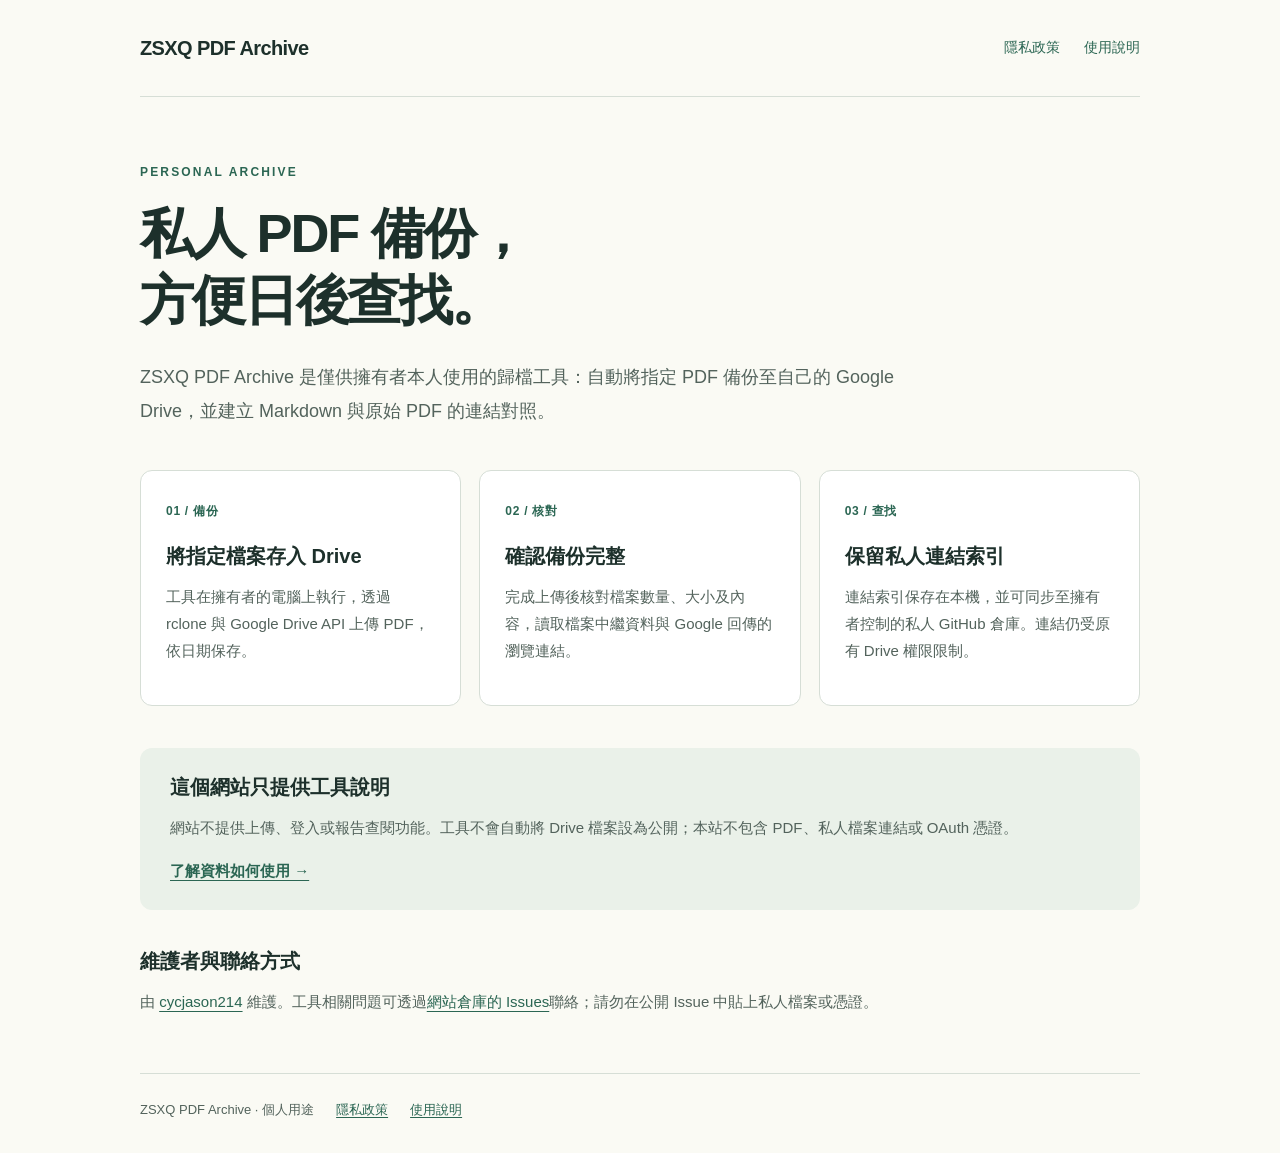
<file: index.html>
<!doctype html>
<html lang="zh-Hant">
<head>
  <meta charset="utf-8">
  <meta name="viewport" content="width=device-width, initial-scale=1">
  <meta name="description" content="ZSXQ PDF Archive 是僅供擁有者使用的私人 PDF 備份與連結索引工具。">
  <title>ZSXQ PDF Archive — 個人備份工具</title>
  <link rel="stylesheet" href="styles.css">
</head>
<body>
  <div class="page">
    <header><a class="brand" href="./">ZSXQ PDF Archive</a><nav aria-label="主要導覽"><a href="privacy.html">隱私政策</a><a href="terms.html">使用說明</a></nav></header>
    <main>
      <p class="eyebrow">PERSONAL ARCHIVE</p>
      <h1>私人 PDF 備份，<br>方便日後查找。</h1>
      <p class="lead">ZSXQ PDF Archive 是僅供擁有者本人使用的歸檔工具：自動將指定 PDF 備份至自己的 Google Drive，並建立 Markdown 與原始 PDF 的連結對照。</p>
      <div class="cards">
        <section class="card"><span class="step">01 / 備份</span><h2>將指定檔案存入 Drive</h2><p>工具在擁有者的電腦上執行，透過 rclone 與 Google Drive API 上傳 PDF，依日期保存。</p></section>
        <section class="card"><span class="step">02 / 核對</span><h2>確認備份完整</h2><p>完成上傳後核對檔案數量、大小及內容，讀取檔案中繼資料與 Google 回傳的瀏覽連結。</p></section>
        <section class="card"><span class="step">03 / 查找</span><h2>保留私人連結索引</h2><p>連結索引保存在本機，並可同步至擁有者控制的私人 GitHub 倉庫。連結仍受原有 Drive 權限限制。</p></section>
      </div>
      <section class="note"><h2>這個網站只提供工具說明</h2><p>網站不提供上傳、登入或報告查閱功能。工具不會自動將 Drive 檔案設為公開；本站不包含 PDF、私人檔案連結或 OAuth 憑證。</p><a class="text-link" href="privacy.html">了解資料如何使用 →</a></section>
      <section class="contact"><h2>維護者與聯絡方式</h2><p>由 <a href="https://github.com/cycjason214">cycjason214</a> 維護。工具相關問題可透過<a href="https://github.com/cycjason214/zsxq-pdf-archive-info/issues">網站倉庫的 Issues</a>聯絡；請勿在公開 Issue 中貼上私人檔案或憑證。</p></section>
    </main>
    <footer><span>ZSXQ PDF Archive · 個人用途</span><a href="privacy.html">隱私政策</a><a href="terms.html">使用說明</a></footer>
  </div>
</body>
</html>
</file>
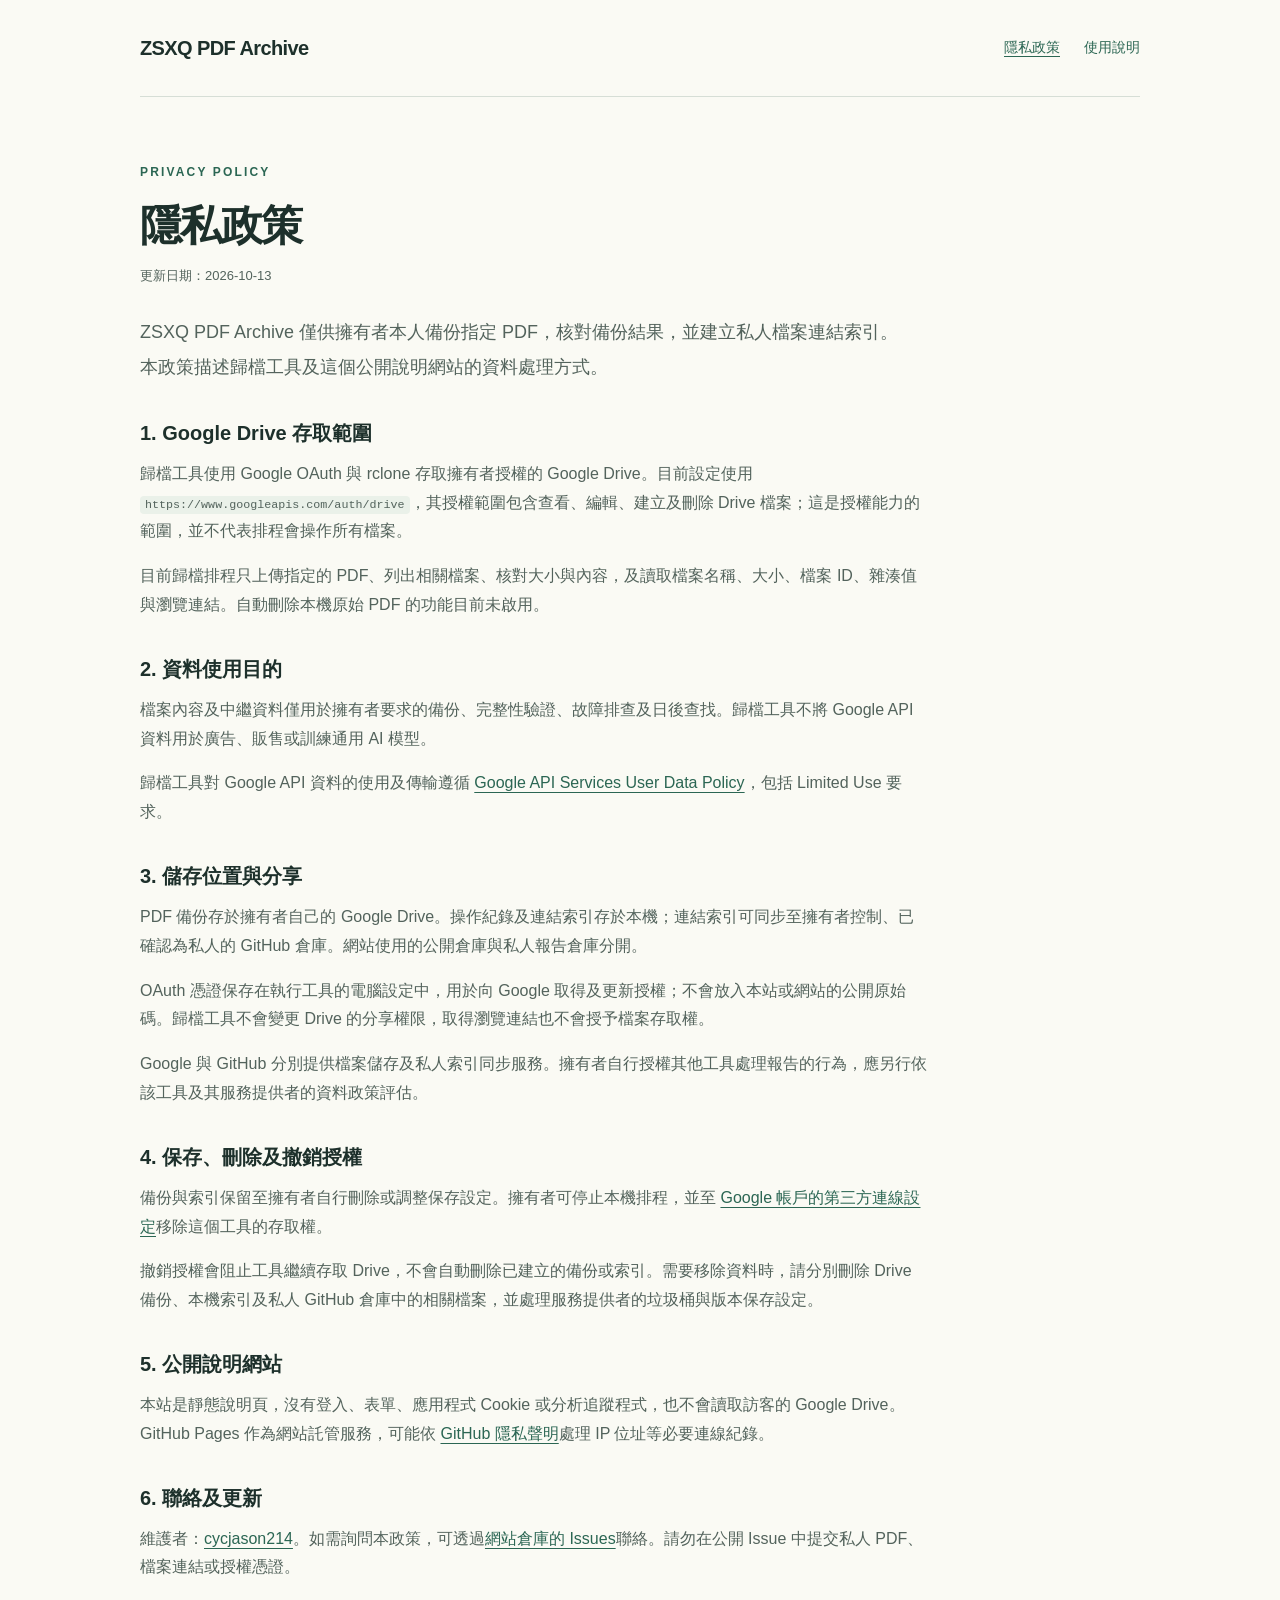
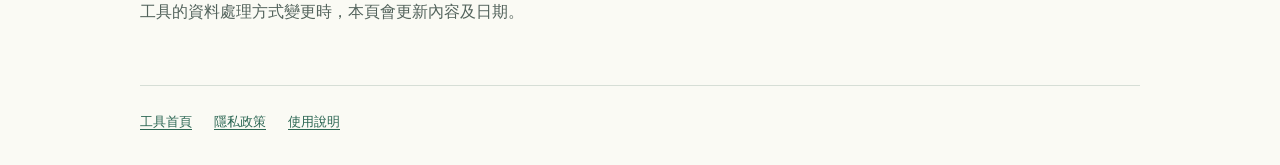
<file: privacy.html>
<!doctype html>
<html lang="zh-Hant">
<head>
  <meta charset="utf-8">
  <meta name="viewport" content="width=device-width, initial-scale=1">
  <meta name="description" content="ZSXQ PDF Archive 的 Google Drive 資料存取、用途、保存及撤銷授權說明。">
  <title>隱私政策 — ZSXQ PDF Archive</title>
  <link rel="stylesheet" href="styles.css">
</head>
<body>
  <div class="page">
    <header><a class="brand" href="./">ZSXQ PDF Archive</a><nav aria-label="主要導覽"><a href="privacy.html" aria-current="page">隱私政策</a><a href="terms.html">使用說明</a></nav></header>
    <main class="document">
      <p class="eyebrow">PRIVACY POLICY</p><h1>隱私政策</h1><p class="updated">更新日期：2026-10-13</p>
      <p class="lead">ZSXQ PDF Archive 僅供擁有者本人備份指定 PDF，核對備份結果，並建立私人檔案連結索引。本政策描述歸檔工具及這個公開說明網站的資料處理方式。</p>
      <section><h2>1. Google Drive 存取範圍</h2><p>歸檔工具使用 Google OAuth 與 rclone 存取擁有者授權的 Google Drive。目前設定使用 <code>https://www.googleapis.com/auth/drive</code>，其授權範圍包含查看、編輯、建立及刪除 Drive 檔案；這是授權能力的範圍，並不代表排程會操作所有檔案。</p><p>目前歸檔排程只上傳指定的 PDF、列出相關檔案、核對大小與內容，及讀取檔案名稱、大小、檔案 ID、雜湊值與瀏覽連結。自動刪除本機原始 PDF 的功能目前未啟用。</p></section>
      <section><h2>2. 資料使用目的</h2><p>檔案內容及中繼資料僅用於擁有者要求的備份、完整性驗證、故障排查及日後查找。歸檔工具不將 Google API 資料用於廣告、販售或訓練通用 AI 模型。</p><p>歸檔工具對 Google API 資料的使用及傳輸遵循 <a href="https://developers.google.com/terms/api-services-user-data-policy">Google API Services User Data Policy</a>，包括 Limited Use 要求。</p></section>
      <section><h2>3. 儲存位置與分享</h2><p>PDF 備份存於擁有者自己的 Google Drive。操作紀錄及連結索引存於本機；連結索引可同步至擁有者控制、已確認為私人的 GitHub 倉庫。網站使用的公開倉庫與私人報告倉庫分開。</p><p>OAuth 憑證保存在執行工具的電腦設定中，用於向 Google 取得及更新授權；不會放入本站或網站的公開原始碼。歸檔工具不會變更 Drive 的分享權限，取得瀏覽連結也不會授予檔案存取權。</p><p>Google 與 GitHub 分別提供檔案儲存及私人索引同步服務。擁有者自行授權其他工具處理報告的行為，應另行依該工具及其服務提供者的資料政策評估。</p></section>
      <section><h2>4. 保存、刪除及撤銷授權</h2><p>備份與索引保留至擁有者自行刪除或調整保存設定。擁有者可停止本機排程，並至 <a href="https://myaccount.google.com/connections">Google 帳戶的第三方連線設定</a>移除這個工具的存取權。</p><p>撤銷授權會阻止工具繼續存取 Drive，不會自動刪除已建立的備份或索引。需要移除資料時，請分別刪除 Drive 備份、本機索引及私人 GitHub 倉庫中的相關檔案，並處理服務提供者的垃圾桶與版本保存設定。</p></section>
      <section><h2>5. 公開說明網站</h2><p>本站是靜態說明頁，沒有登入、表單、應用程式 Cookie 或分析追蹤程式，也不會讀取訪客的 Google Drive。GitHub Pages 作為網站託管服務，可能依 <a href="https://docs.github.com/en/site-policy/privacy-policies/github-general-privacy-statement">GitHub 隱私聲明</a>處理 IP 位址等必要連線紀錄。</p></section>
      <section><h2>6. 聯絡及更新</h2><p>維護者：<a href="https://github.com/cycjason214">cycjason214</a>。如需詢問本政策，可透過<a href="https://github.com/cycjason214/zsxq-pdf-archive-info/issues">網站倉庫的 Issues</a>聯絡。請勿在公開 Issue 中提交私人 PDF、檔案連結或授權憑證。</p><p>工具的資料處理方式變更時，本頁會更新內容及日期。</p></section>
    </main>
    <footer><a href="./">工具首頁</a><a href="privacy.html">隱私政策</a><a href="terms.html">使用說明</a></footer>
  </div>
</body>
</html>
</file>
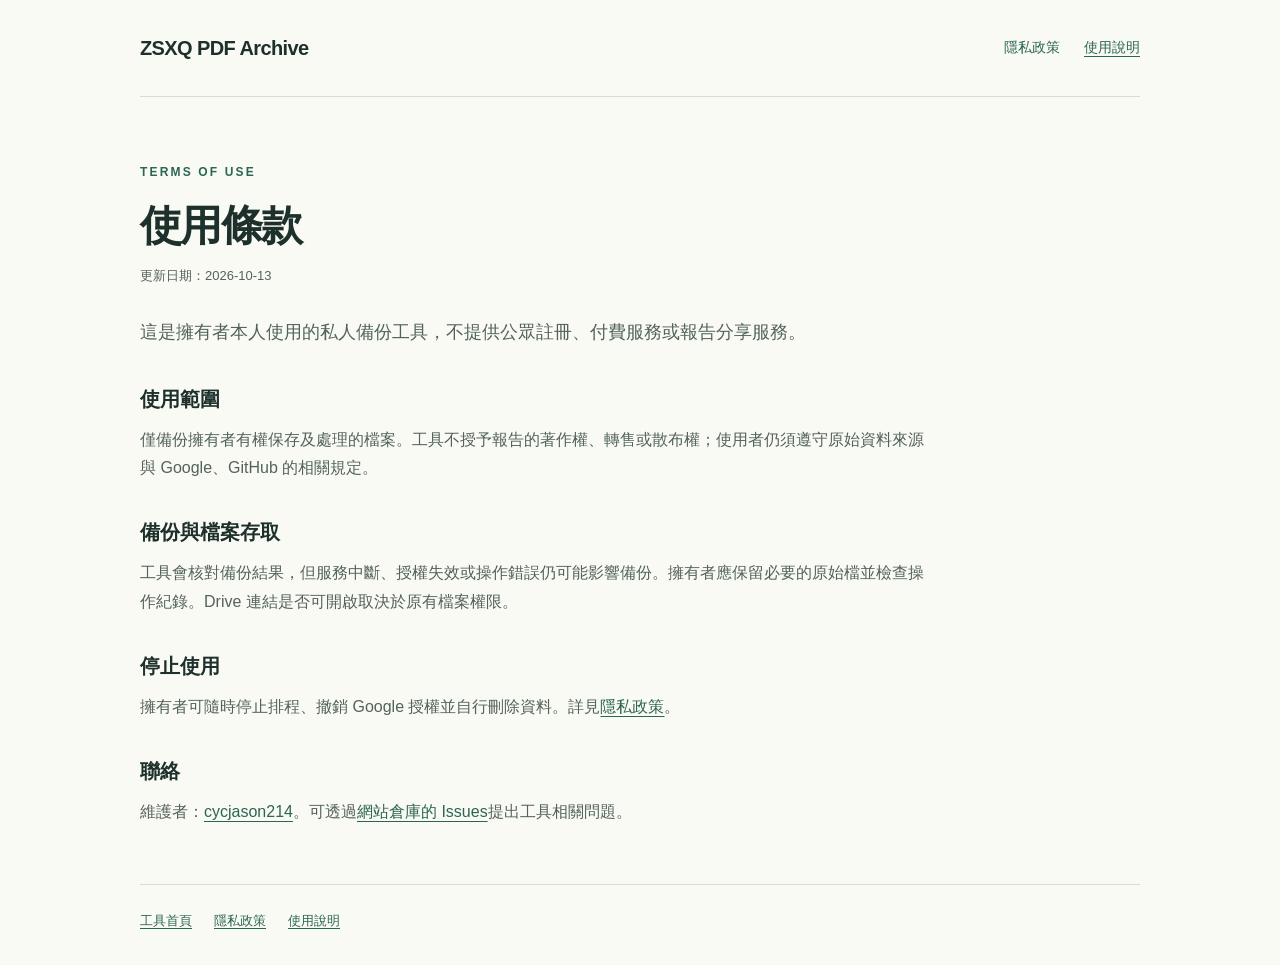
<file: terms.html>
<!doctype html>
<html lang="zh-Hant">
<head>
  <meta charset="utf-8">
  <meta name="viewport" content="width=device-width, initial-scale=1">
  <meta name="description" content="ZSXQ PDF Archive 的個人使用條款與備份注意事項。">
  <title>使用條款 — ZSXQ PDF Archive</title>
  <link rel="stylesheet" href="styles.css">
</head>
<body>
  <div class="page">
    <header><a class="brand" href="./">ZSXQ PDF Archive</a><nav aria-label="主要導覽"><a href="privacy.html">隱私政策</a><a href="terms.html" aria-current="page">使用說明</a></nav></header>
    <main class="document">
      <p class="eyebrow">TERMS OF USE</p><h1>使用條款</h1><p class="updated">更新日期：2026-10-13</p>
      <p class="lead">這是擁有者本人使用的私人備份工具，不提供公眾註冊、付費服務或報告分享服務。</p>
      <section><h2>使用範圍</h2><p>僅備份擁有者有權保存及處理的檔案。工具不授予報告的著作權、轉售或散布權；使用者仍須遵守原始資料來源與 Google、GitHub 的相關規定。</p></section>
      <section><h2>備份與檔案存取</h2><p>工具會核對備份結果，但服務中斷、授權失效或操作錯誤仍可能影響備份。擁有者應保留必要的原始檔並檢查操作紀錄。Drive 連結是否可開啟取決於原有檔案權限。</p></section>
      <section><h2>停止使用</h2><p>擁有者可隨時停止排程、撤銷 Google 授權並自行刪除資料。詳見<a href="privacy.html">隱私政策</a>。</p></section>
      <section><h2>聯絡</h2><p>維護者：<a href="https://github.com/cycjason214">cycjason214</a>。可透過<a href="https://github.com/cycjason214/zsxq-pdf-archive-info/issues">網站倉庫的 Issues</a>提出工具相關問題。</p></section>
    </main>
    <footer><a href="./">工具首頁</a><a href="privacy.html">隱私政策</a><a href="terms.html">使用說明</a></footer>
  </div>
</body>
</html>
</file>
<file: styles.css>
:root { color-scheme: light; --ink: #1d302b; --muted: #53635c; --line: #d6ded6; --paper: #fafaf4; --green: #2b6653; }
* { box-sizing: border-box; }
body { margin: 0; background: var(--paper); color: var(--ink); font-family: -apple-system, BlinkMacSystemFont, "Segoe UI", "Noto Sans TC", sans-serif; line-height: 1.8; }
a { color: var(--green); text-underline-offset: .25em; }
a:hover { text-decoration-thickness: 2px; }
a:focus-visible { outline: 3px solid var(--green); outline-offset: 5px; }
.page { max-width: 1080px; margin: auto; padding: 0 40px; }
header { display: flex; flex-wrap: wrap; gap: 16px; justify-content: space-between; align-items: center; padding: 30px 0; border-bottom: 1px solid var(--line); }
.brand { font-weight: 750; letter-spacing: -.03em; font-size: 20px; color: var(--ink); text-decoration: none; }
nav { display: flex; gap: 24px; font-size: 14px; }
nav a { text-decoration: none; }
nav a[aria-current] { text-decoration: underline; }
main { padding: 65px 0 42px; }
.eyebrow { font-size: 12px; letter-spacing: .18em; font-weight: 700; color: var(--green); margin: 0 0 16px; }
h1 { font-size: clamp(32px, 5vw, 54px); font-weight: 700; line-height: 1.25; letter-spacing: -.04em; margin: 0 0 25px; }
.lead { max-width: 770px; color: var(--muted); font-size: 18px; line-height: 1.9; }
.cards { display: grid; grid-template-columns: repeat(3, 1fr); gap: 18px; margin: 42px 0; }
.card { padding: 25px; border: 1px solid var(--line); border-radius: 12px; background: white; }
.step { color: var(--green); font-size: 12px; font-weight: 650; letter-spacing: .06em; }
h2 { font-size: 20px; line-height: 1.5; margin: 16px 0 12px; }
p { margin: 0 0 16px; }
.card p, .note p, .contact p { color: var(--muted); font-size: 15px; }
.note { background: #eaf1e9; border-radius: 12px; padding: 24px 30px; }
.note h2 { margin-top: 0; }
.text-link { font-size: 15px; font-weight: 600; }
.contact { margin-top: 36px; max-width: 770px; }
footer { display: flex; flex-wrap: wrap; gap: 22px; padding: 24px 0 32px; border-top: 1px solid var(--line); font-size: 13px; color: var(--muted); }
.document { max-width: 790px; }
.document h1 { font-size: 42px; margin-bottom: 12px; }
.updated { font-size: 13px; color: var(--muted); margin-bottom: 28px; }
.document section { margin-top: 34px; }
.document section p { color: var(--muted); }
code { overflow-wrap: anywhere; font-size: .9em; background: #eaf1e9; padding: 2px 5px; border-radius: 4px; }
@media (max-width: 760px) { .page { padding: 0 22px; } header { padding: 22px 0; } main { padding-top: 42px; } .cards { grid-template-columns: 1fr; gap: 12px; margin: 30px 0; } .card { padding: 20px; } .note { padding: 22px; } .document h1 { font-size: 34px; } }
</file>
